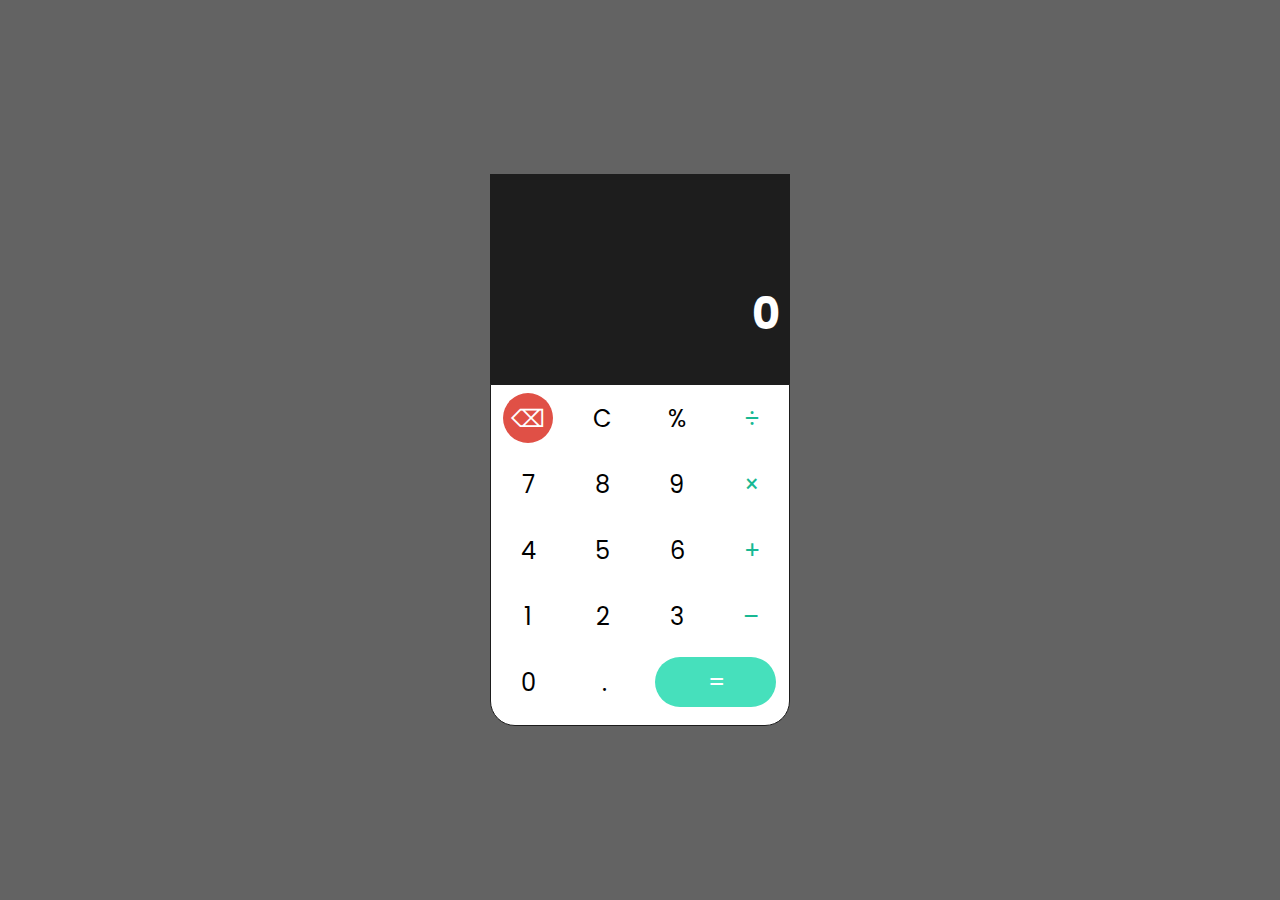
<file: index.html>
<html lang="en">
<head>
    <meta charset="UTF-8">
    <meta name="viewport" content="width=device-width, initial-scale=1.0">
    <link rel="stylesheet" href="style.css">
    <title>Calculator V1</title>
    <link href="https://fonts.googleapis.com/css2?family=Poppins&display=swap" rel="stylesheet">
</head>
<body>
    <div class="calculator">
        <div class="calc-container">
            <div class="output">
                 <div class="operation">
                     <div class="value"></div>
                 </div>
                 <div class="result">
                     <div class="value">0</div>
                 </div>
            </div>
            <div class="input"></div>
        </div>
    </div>
    <script src="app.js"></script>
</body>
</html>
</file>
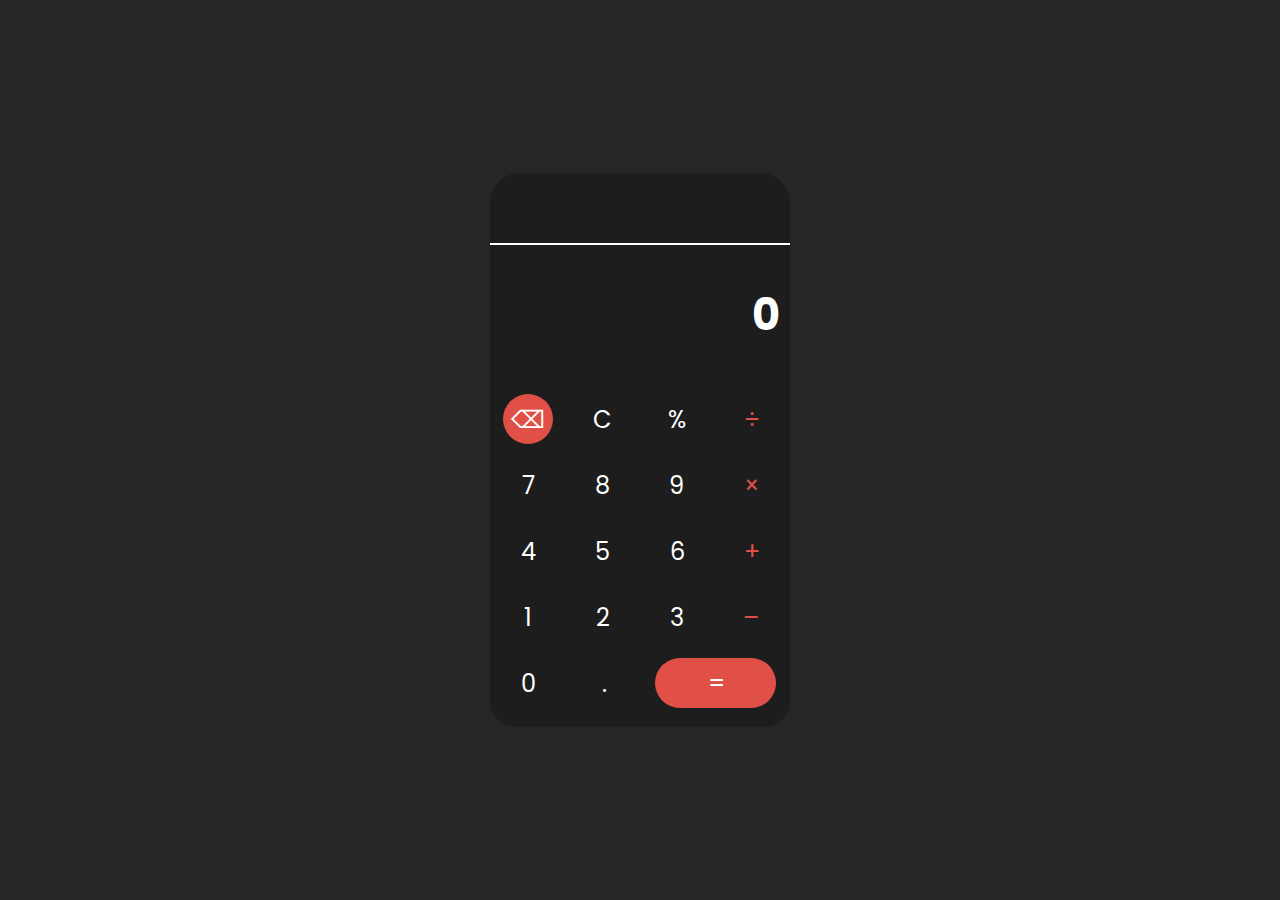
<file: Calc.html>
<html lang="en">
<head>
    <meta charset="UTF-8">
    <meta name="viewport" content="width=device-width, initial-scale=1.0">
    <link rel="stylesheet" href="Calc.css">
    <title>Calculator V1</title>
    <link href="https://fonts.googleapis.com/css2?family=Poppins&display=swap" rel="stylesheet">
</head>
<body>
    
    <div class="calculator">
        <div class="calc-container">
            <div class="output">
                 <div class="operation">
                     <div class="value"></div>
                 </div>
                 <div class="result">
                     <div class="value">0</div>
                 </div>
            </div>
            <div class="input"></div>
        </div>
    </div>
    <script src="Calc.js"></script>
</body>
</html>
</file>
<file: style.css>
*{
    padding: 0;
    margin: 0;
    background-origin: padding-box;
    font-family: 'Poppins', sans-serif;
}

html{
    font-size: 16px;
    background-color: #636363;
}

.calculator{
    position: absolute;

    top: 50%;
    left: 50%;

    transform: translate(-50%, -50%);
}

.calc-container{
    background-color: #1d1d1d;

    width: 300px;
    height: auto;

    border-radius: 0 0 30px 30px;
}

.output{
    width: 100%;;
}   

.operation{
    width: 300px;
    height: 70px;

    color: #878787;

    font-size: 1.9em;
    font-weight: bold;

    position: relative;
    overflow: hidden;
}
.operation .value{
    position: absolute;

    bottom: 5px;
    right : 10px;
    
    white-space: nowrap;
    overflow: hidden;
}

.result{
    width: 300px;
    height: 140px;

    color: #FFF;

    font-size: 2.7em;
    font-weight: bold;
    
    overflow: hidden;
    position: relative;
}

.result .value{
    position: absolute;

    top: 50%;
    transform: translateY(-50%);
    right : 10px;
    
    white-space: nowrap;
    overflow: hidden;
}


.input{
    background-color: #FFF;

    border-radius: 0 0 25px 25px;
    border: 1px solid #1d1d1d;
    height: 340px;
}

.row {
    display: flex;
    justify-content: space-around;
    align-items: center;
}

.row button{
    width: 50px;
    height: 50px;

    font-size: 1.5em;

    border: none;
    border-radius: 50%;
    background-color: transparent;

    margin : 8px;

    cursor: pointer;
}

.row button:hover{
    font-weight: bold;
}

.row #calculate{
    color: #FFF;
    background-color: #46e0bc;
    width : 121px;
    border-radius: 50px;
}
.row #delete{
    color: #FFF;
    background-color: #e05046;
}

#division, #multiplication, #subtraction, #addition {
    color: #18b893;
}
</file>
<file: Calc.css>
*{
    padding: 0;
    margin: 0;
    background-origin: padding-box;
    font-family: 'Poppins', sans-serif;
    
}

html{
    font-size: 16px;
    background-color: #272626;
    
}

.calculator{
    position: absolute;

    top: 50%;
    left: 50%;

    transform: translate(-50%, -50%);
}

.calc-container{
    background-color: #1d1d1d;

    width: 300px;
    height: auto;

    border-radius: 30px 30px 30px 30px;
}

.output{
    width: 100%;;
}   

.operation{
    width: 300px;
    height: 70px;
    border-bottom: solid white 2px;

    color: white;

    font-size: 1.9em;
    font-weight: bold;

    position: relative;
    overflow: hidden;
}
.operation .value{
    position: absolute;

    bottom: 5px;
    right : 10px;
    
    white-space: nowrap;
    overflow: hidden;
}

.result{
    width: 300px;
    height: 140px;

    color: #FFF;

    font-size: 2.7em;
    font-weight: bold;
    
    overflow: hidden;
    position: relative;
}

.result .value{
    position: absolute;

    top: 50%;
    transform: translateY(-50%);
    right : 10px;
    
    white-space: nowrap;
    overflow: hidden;
}


.input{
    background-color: #1d1d1d;

    border-radius: 0 0 25px 25px;
    border: 1px solid #1d1d1d;
    height: 340px;
    
}

.row {
    display: flex;
    justify-content: space-around;
    align-items: center;
}

.row button{
    width: 50px;
    height: 50px;

    font-size: 1.5em;

    border: none;
    border-radius: 50%;
    background-color: transparent;

    margin : 8px;
    color: white;

    cursor: pointer;
}

.row button:hover{
    font-weight: bold;
}

.row #calculate{
    color: #FFF;
    background-color:  #e05046;
    width : 121px;
    border-radius: 50px;
}
.row #delete{
    color: #FFF;
    background-color: #e05046;
}

#division, #multiplication, #subtraction, #addition {
    color:  #e05046;
}
</file>
